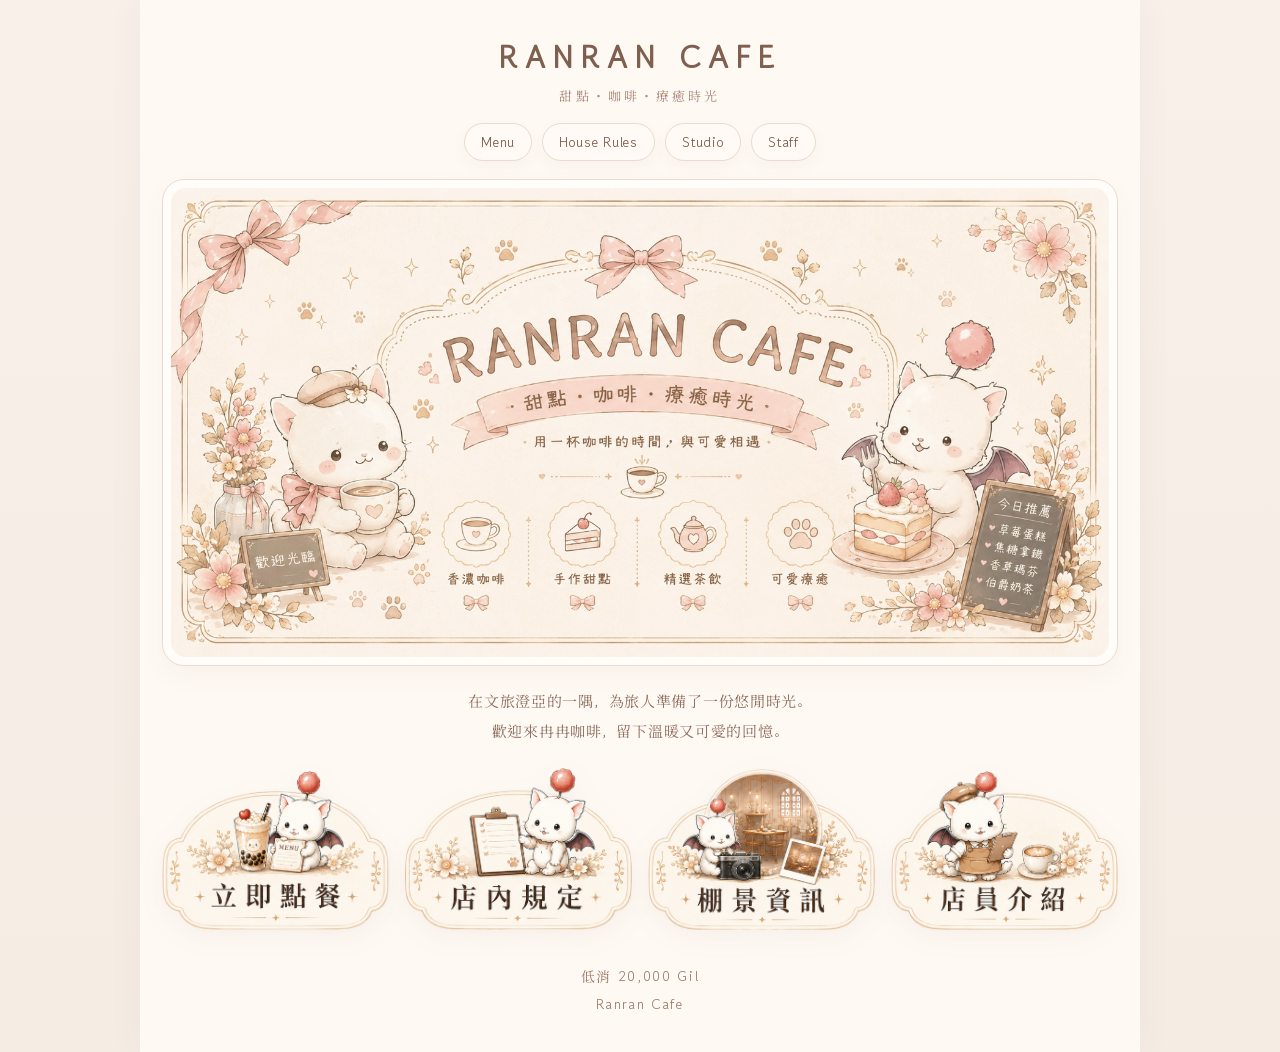
<file: index.html>
<!doctype html><html lang="zh-Hant"><head><meta charset="utf-8"><meta name="viewport" content="width=device-width, initial-scale=1"><title>Ranran Cafe</title><link rel="stylesheet" href="style.css"></head><body><main class="page"><header class="logo"><a href="index.html"><div class="en">RANRAN CAFE</div><div class="sub">甜點・咖啡・療癒時光</div></a></header><nav class="topnav"><a href="menu.html">Menu</a><a href="rules.html">House Rules</a><a href="studio.html">Studio</a><a href="staff.html">Staff</a></nav><section class="image-card"><img src="assets/hero.jpeg" alt="Ranran Cafe 首頁橫幅"></section><p class="lead">在文旅澄亞的一隅，為旅人準備了一份悠閒時光。<br>歡迎來冉冉咖啡，留下溫暖又可愛的回憶。</p><nav class="nav-img" aria-label="頁面導覽"><a href="https://docs.google.com/forms/d/e/1FAIpQLScWL4hLlA0f35lBUWAnTzmXfjYrVIqGq6vhTsmwp71p964q5A/viewform" target="_blank" rel="noopener"><img src="assets/btn-order.png" alt="線上點餐"></a><a href="rules.html"><img src="assets/btn-rules.png" alt="店內規定"></a><a href="studio.html"><img src="assets/btn-studio.png" alt="棚景資訊"></a><a href="staff.html"><img src="assets/btn-staff.png" alt="店員介紹"></a></nav><footer>低消 20,000 Gil<br>Ranran Cafe</footer></main></body></html>
</file>
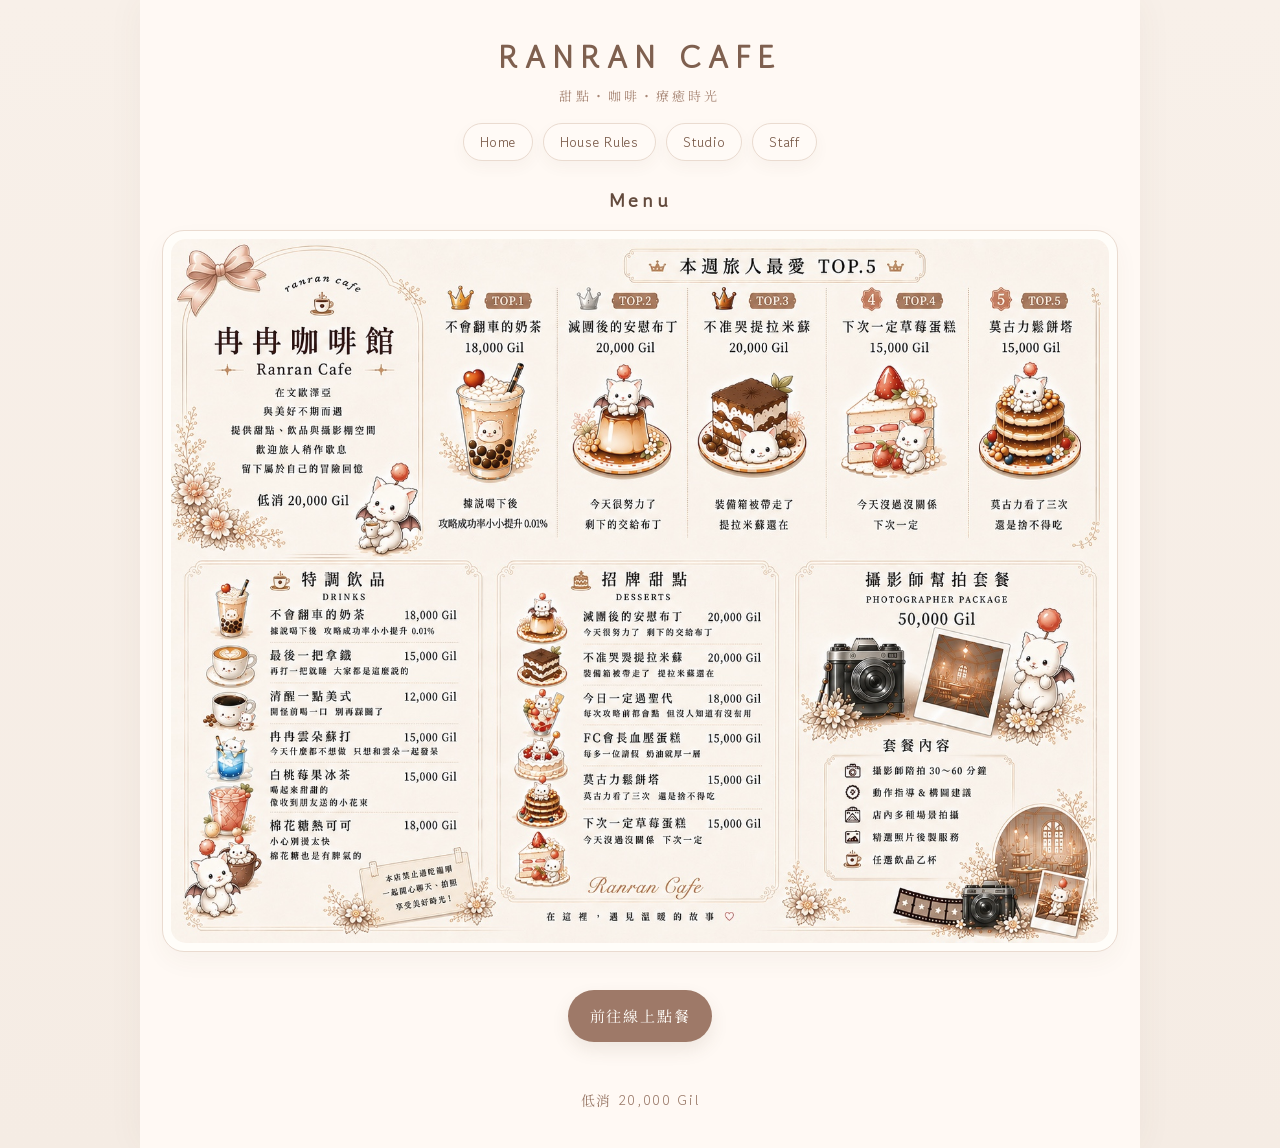
<file: menu.html>
<!doctype html><html lang="zh-Hant"><head><meta charset="utf-8"><meta name="viewport" content="width=device-width, initial-scale=1"><title>Menu｜Ranran Cafe</title><link rel="stylesheet" href="style.css"></head><body><main class="page"><header class="logo"><a href="index.html"><div class="en">RANRAN CAFE</div><div class="sub">甜點・咖啡・療癒時光</div></a></header><nav class="topnav"><a href="index.html">Home</a><a href="rules.html">House Rules</a><a href="studio.html">Studio</a><a href="staff.html">Staff</a></nav><div class="section-title">Menu</div><section class="image-card"><img src="assets/menu.jpeg" alt="冉冉咖啡菜單"></section><p class="lead"><a class="action" href="https://docs.google.com/forms/d/e/1FAIpQLScWL4hLlA0f35lBUWAnTzmXfjYrVIqGq6vhTsmwp71p964q5A/viewform" target="_blank" rel="noopener">前往線上點餐</a></p><footer>低消 20,000 Gil</footer></main></body></html>
</file>
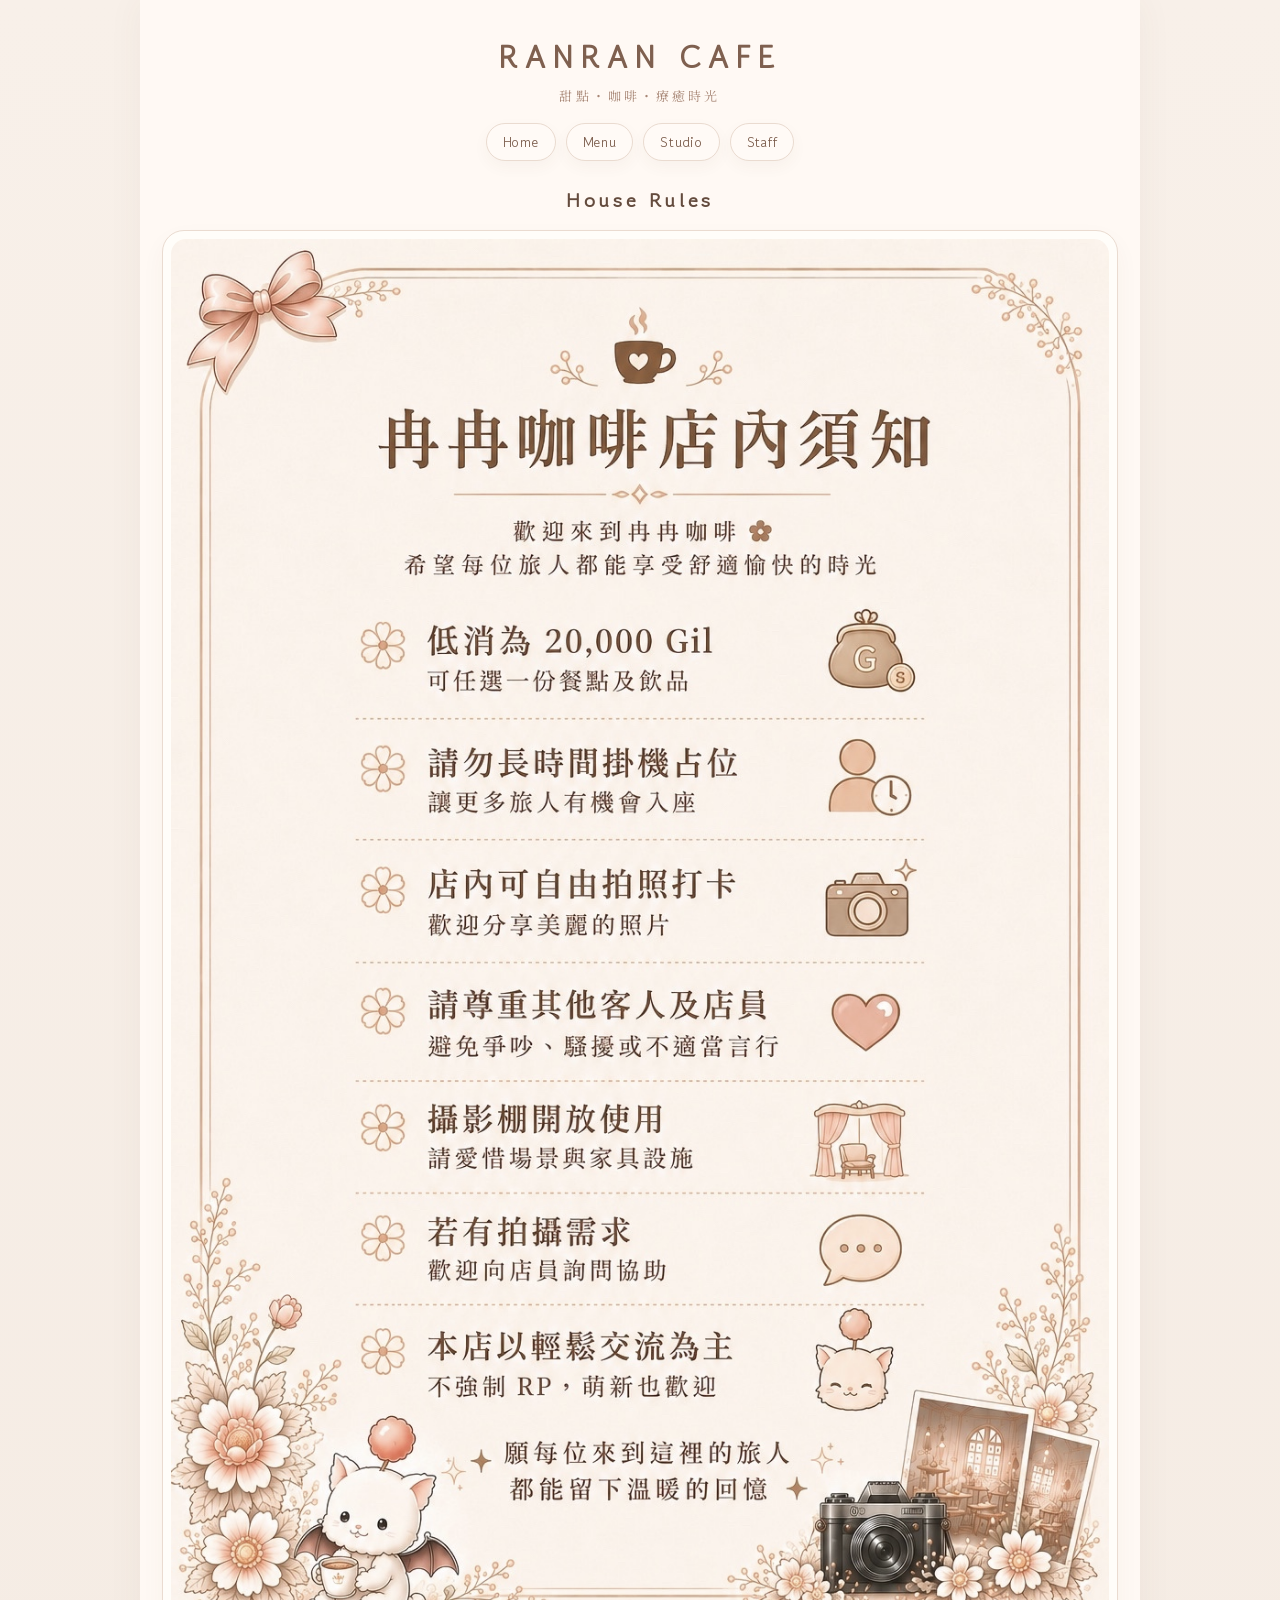
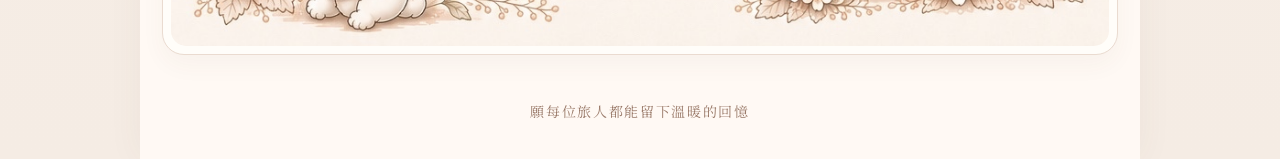
<file: rules.html>
<!doctype html><html lang="zh-Hant"><head><meta charset="utf-8"><meta name="viewport" content="width=device-width, initial-scale=1"><title>House Rules｜Ranran Cafe</title><link rel="stylesheet" href="style.css"></head><body><main class="page"><header class="logo"><a href="index.html"><div class="en">RANRAN CAFE</div><div class="sub">甜點・咖啡・療癒時光</div></a></header><nav class="topnav"><a href="index.html">Home</a><a href="menu.html">Menu</a><a href="studio.html">Studio</a><a href="staff.html">Staff</a></nav><div class="section-title">House Rules</div><section class="image-card"><img src="assets/rules.jpeg" alt="冉冉咖啡店內須知"></section><footer>願每位旅人都能留下溫暖的回憶</footer></main></body></html>
</file>
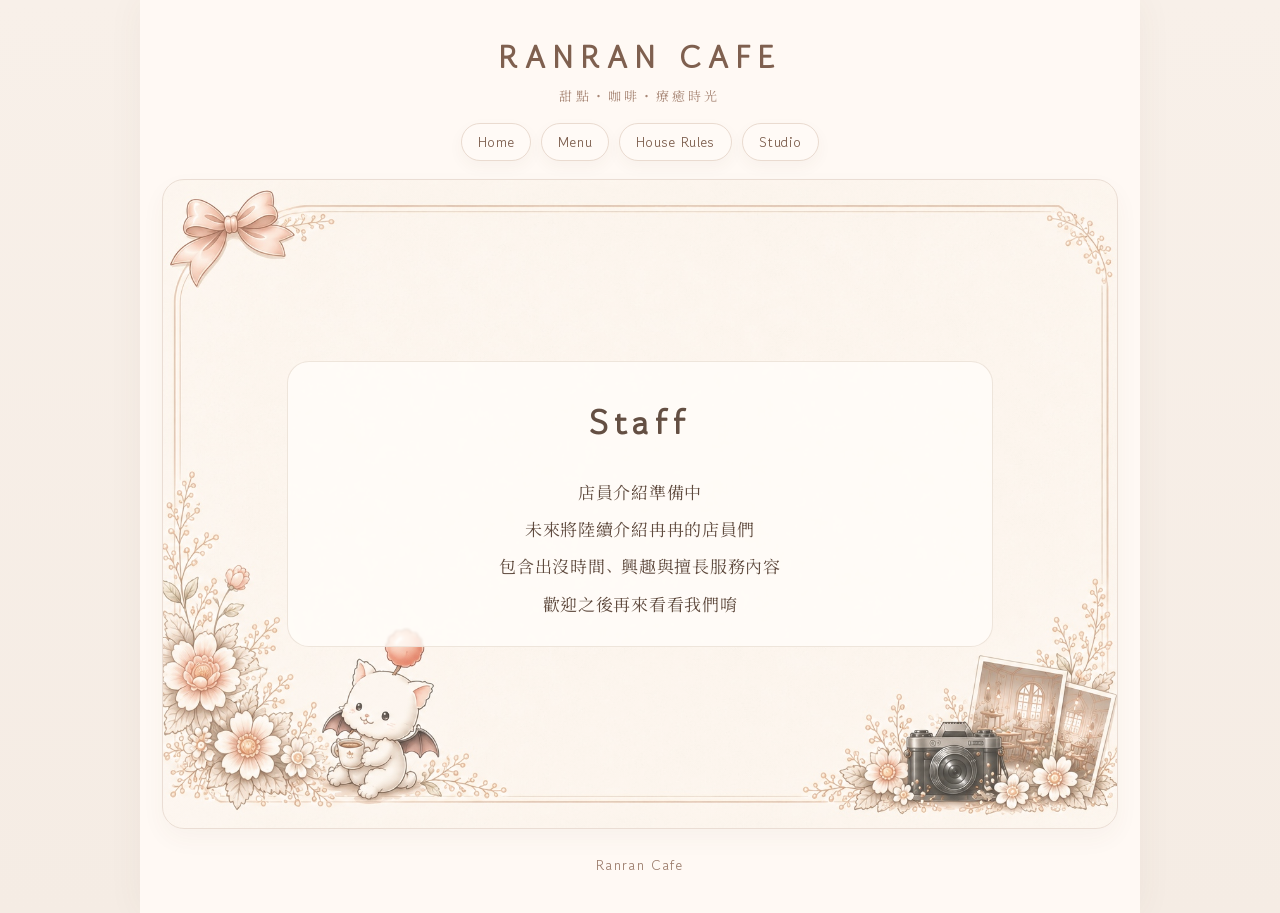
<file: staff.html>
<!doctype html><html lang="zh-Hant"><head><meta charset="utf-8"><meta name="viewport" content="width=device-width, initial-scale=1"><title>Staff｜Ranran Cafe</title><link rel="stylesheet" href="style.css"></head><body><main class="page"><header class="logo"><a href="index.html"><div class="en">RANRAN CAFE</div><div class="sub">甜點・咖啡・療癒時光</div></a></header><nav class="topnav"><a href="index.html">Home</a><a href="menu.html">Menu</a><a href="rules.html">House Rules</a><a href="studio.html">Studio</a></nav><section class="placeholder"><div class="text"><h1>Staff</h1><p>店員介紹準備中<br>未來將陸續介紹冉冉的店員們<br>包含出沒時間、興趣與擅長服務內容<br>歡迎之後再來看看我們唷</p></div></section><footer>Ranran Cafe</footer></main></body></html>
</file>
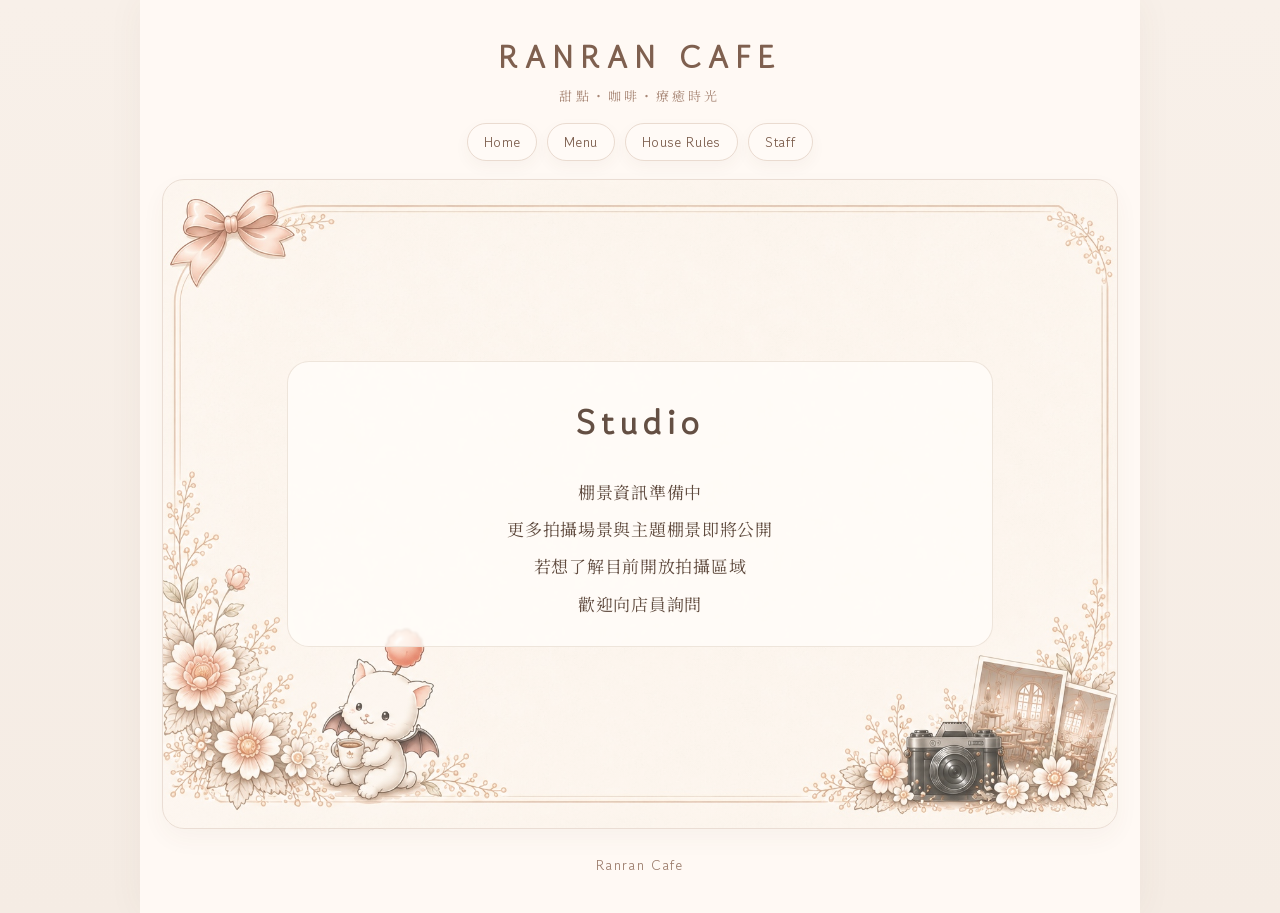
<file: studio.html>
<!doctype html><html lang="zh-Hant"><head><meta charset="utf-8"><meta name="viewport" content="width=device-width, initial-scale=1"><title>Studio｜Ranran Cafe</title><link rel="stylesheet" href="style.css"></head><body><main class="page"><header class="logo"><a href="index.html"><div class="en">RANRAN CAFE</div><div class="sub">甜點・咖啡・療癒時光</div></a></header><nav class="topnav"><a href="index.html">Home</a><a href="menu.html">Menu</a><a href="rules.html">House Rules</a><a href="staff.html">Staff</a></nav><section class="placeholder"><div class="text"><h1>Studio</h1><p>棚景資訊準備中<br>更多拍攝場景與主題棚景即將公開<br>若想了解目前開放拍攝區域<br>歡迎向店員詢問</p></div></section><footer>Ranran Cafe</footer></main></body></html>
</file>
<file: style.css>
@import url('https://fonts.googleapis.com/css2?family=Gowun+Dodum&family=Noto+Serif+TC:wght@500;600;700&display=swap');
:root{
  --bg:#f7efe7;
  --page:#fffaf5;
  --paper:#fffdf9;
  --brown:#5f4638;
  --soft:#b98c74;
  --line:#eadbd0;
  --muted:#a78473;
}
*{box-sizing:border-box}
html{scroll-behavior:smooth}
body{
  margin:0;
  background:linear-gradient(180deg,#f8f0e9 0%,#f5ece4 100%);
  color:var(--brown);
  font-family:"Gowun Dodum","Noto Serif TC",serif;
  letter-spacing:.045em;
}
.page{
  width:min(100%,1000px);
  margin:0 auto;
  background:rgba(255,250,245,.96);
  padding:18px 22px 30px;
  box-shadow:0 0 34px rgba(93,65,46,.055);
  min-height:100vh;
}
.logo{text-align:center;padding:16px 0 18px}
.logo a{text-decoration:none;color:inherit}
.logo .en{font-size:31px;letter-spacing:.24em;color:#7f604f;font-weight:700}
.logo .sub{font-size:13px;letter-spacing:.24em;color:#a88776;margin-top:7px}
.topnav{
  display:flex;
  justify-content:center;
  gap:10px;
  flex-wrap:wrap;
  margin:0 auto 18px;
}
.topnav a{
  text-decoration:none;
  color:#775746;
  background:#fffaf6;
  border:1px solid var(--line);
  border-radius:999px;
  padding:8px 16px;
  font-size:14px;
  box-shadow:0 6px 16px rgba(93,65,46,.045);
}
.topnav a:hover{transform:translateY(-1px)}
.image-card{
  background:var(--paper);
  border:1px solid var(--line);
  border-radius:22px;
  padding:8px;
  margin-bottom:20px;
  box-shadow:0 10px 24px rgba(93,65,46,.045);
}
img{display:block;width:100%;height:auto;filter:saturate(.82) contrast(.96) brightness(1.02)}
.image-card img{border-radius:15px}
.section-title{
  text-align:center;
  font-size:20px;
  font-weight:700;
  letter-spacing:.18em;
  margin:25px auto 15px;
  color:#644b3d;
}
.lead{
  text-align:center;
  color:#8e6f5f;
  line-height:2;
  margin:8px auto 22px;
  font-size:15px;
}
.nav-img{display:grid;grid-template-columns:repeat(4,1fr);gap:16px;align-items:end;margin:22px 0 10px}
.nav-img a{display:block;transition:.18s ease;filter:drop-shadow(0 8px 12px rgba(93,65,46,.055))}
.nav-img a:hover{transform:translateY(-4px)}
.nav-img img{border-radius:0}
.placeholder{
  min-height:650px;
  background-image:linear-gradient(rgba(255,250,245,.18),rgba(255,250,245,.18)),url('assets/blank.jpeg');
  background-size:cover;
  background-position:center;
  border:1px solid var(--line);
  border-radius:22px;
  position:relative;
  overflow:hidden;
  box-shadow:0 10px 24px rgba(93,65,46,.045);
  filter:saturate(.86) contrast(.97) brightness(1.02);
}
.placeholder .text{
  position:absolute;
  inset:28% 13%;
  display:flex;
  flex-direction:column;
  justify-content:center;
  align-items:center;
  text-align:center;
  background:rgba(255,252,248,.74);
  border:1px solid rgba(234,219,208,.78);
  border-radius:22px;
  padding:28px;
  line-height:2.2;
  font-size:17px;
  backdrop-filter:blur(1px);
}
.placeholder h1{font-size:34px;letter-spacing:.18em;margin:0 0 12px;color:#644b3d}.placeholder p{margin:0}
.action{
  display:inline-block;
  text-decoration:none;
  color:#fffdf9;
  background:#9e7968;
  border-radius:999px;
  padding:11px 22px;
  margin-top:18px;
  letter-spacing:.12em;
  box-shadow:0 8px 18px rgba(93,65,46,.10);
}
footer{text-align:center;color:#9a7a69;padding:22px 0 4px;font-size:14px;line-height:2;letter-spacing:.12em}
@media(max-width:760px){
  .page{padding:10px 10px 24px}
  .logo .en{font-size:24px;letter-spacing:.16em}
  .topnav a{font-size:13px;padding:7px 12px}
  .nav-img{grid-template-columns:repeat(2,1fr);gap:10px}
  .section-title{font-size:18px}
  .placeholder{min-height:560px}
  .placeholder .text{inset:25% 9%;font-size:15px;padding:20px}
  .placeholder h1{font-size:27px}
}
</file>
